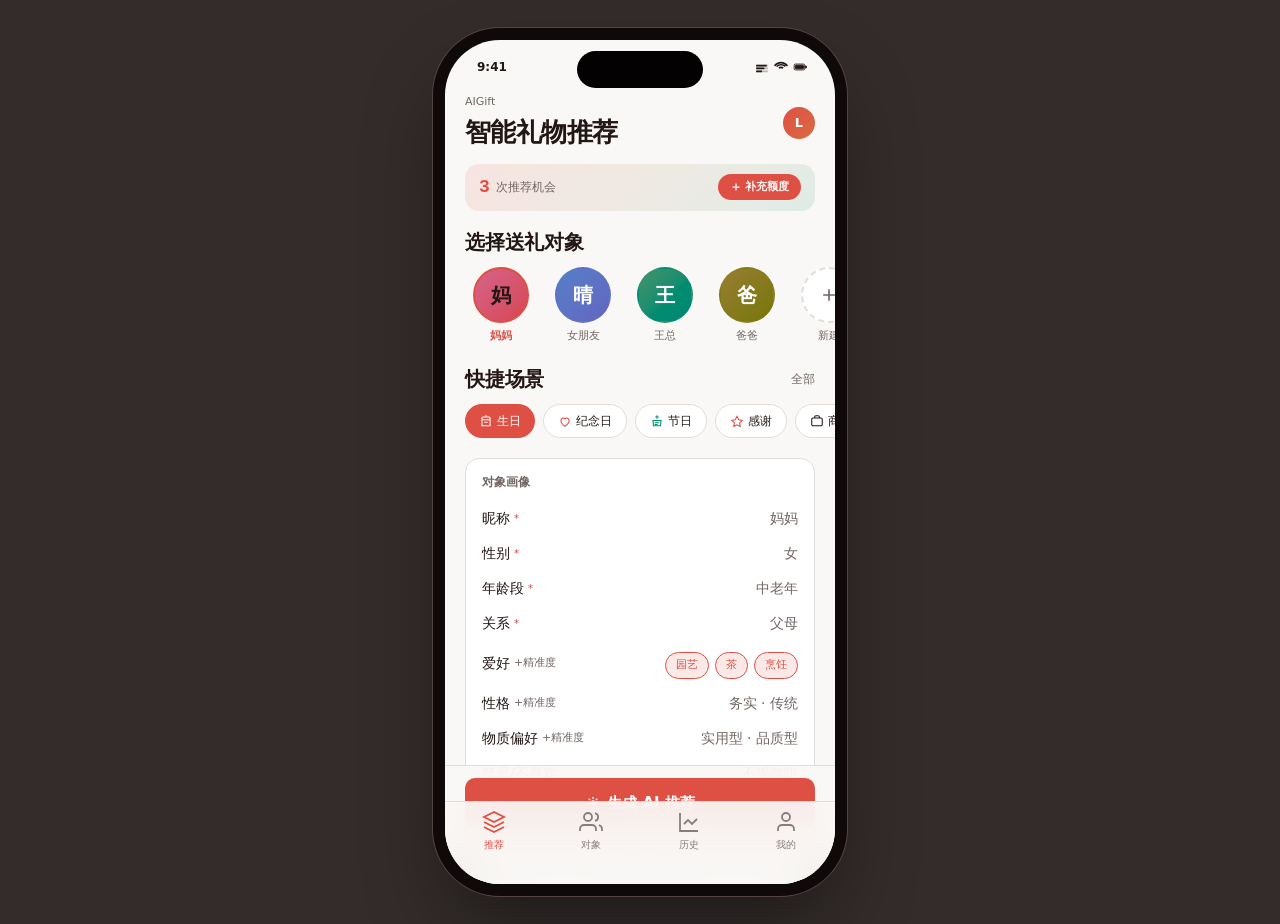
<file: aigift-prototype.html>
<!doctype html>
<html lang="zh-CN">
<head>
<meta charset="utf-8" />
<meta name="viewport" content="width=device-width, initial-scale=1" />
<title>AIGift · AI 礼物推荐小程序高保真原型</title>
<style>
/* ═══════════════════════════════════════════════════════════════════
   AIGift — AI 礼物推荐小程序高保真原型
   Design system: human-approachable (warm coral accent for gifting)
   ═══════════════════════════════════════════════════════════════════ */
:root {
  /* ── palette ── */
  --bg:        oklch(98% 0.004 60);
  --surface:   oklch(100% 0 0);
  --fg:        oklch(22% 0.02 30);
  --muted:     oklch(52% 0.016 30);
  --border:    oklch(90% 0.006 60);
  --accent:    oklch(62% 0.18 28);    /* warm coral */
  --accent-2:  oklch(58% 0.12 170);   /* teal — secondary domain accent */
  --warn:      oklch(62% 0.14 50);    /* amber for quota alerts */
  --success:   oklch(60% 0.14 150);
  --danger:    oklch(58% 0.16 25);

  --accent-soft:  color-mix(in oklch, var(--accent) 12%, transparent);
  --accent2-soft: color-mix(in oklch, var(--accent-2) 12%, transparent);
  --warn-soft:    color-mix(in oklch, var(--warn) 14%, transparent);
  --fg-soft:      color-mix(in oklch, var(--fg) 5%, transparent);

  /* ── type ── */
  --font-display: 'PingFang SC', 'Avenir Next', -apple-system, BlinkMacSystemFont, system-ui, sans-serif;
  --font-body:    -apple-system, BlinkMacSystemFont, 'PingFang SC', 'SF Pro Text', system-ui, sans-serif;
  --font-mono:    ui-monospace, 'JetBrains Mono', 'SF Mono', Menlo, monospace;

  /* ── scale ── */
  --fs-h1:    26px;
  --fs-h2:    20px;
  --fs-h3:    16px;
  --fs-lead:  15px;
  --fs-body:  14px;
  --fs-meta:  12px;
  --fs-mini:  11px;

  /* ── spacing ── */
  --gap-xs: 4px;
  --gap-sm: 8px;
  --gap-md: 12px;
  --gap-lg: 16px;
  --gap-xl: 24px;
  --gap-2xl: 32px;

  /* ── radius ── */
  --radius:     10px;
  --radius-lg:  14px;
  --radius-xl:  20px;

  /* ── phone dimensions ── */
  --phone-w: 390px;
  --phone-h: 844px;
}

/* ═══ reset ═══ */
*, *::before, *::after { box-sizing: border-box; }
html { -webkit-text-size-adjust: 100%; }
body {
  margin: 0;
  background: oklch(30% 0.01 30);
  color: var(--fg);
  font-family: var(--font-body);
  font-size: var(--fs-body);
  line-height: 1.5;
  -webkit-font-smoothing: antialiased;
  text-rendering: optimizeLegibility;
  display: flex;
  justify-content: center;
  align-items: flex-start;
  padding: 40px 20px;
  min-height: 100vh;
}
img, svg { display: block; max-width: 100%; }
button { font: inherit; cursor: pointer; border: none; background: none; color: inherit; }
input, textarea, select { font: inherit; }
p { margin: 0; text-wrap: pretty; }
h1,h2,h3,h4 { margin: 0; text-wrap: balance; }

/* ═══ phone frame ═══ */
.phone {
  width: var(--phone-w);
  height: var(--phone-h);
  background: var(--bg);
  border-radius: 55px;
  overflow: hidden;
  position: relative;
  box-shadow:
    0 0 0 12px oklch(15% 0.01 30),
    0 0 0 13px oklch(40% 0.02 30),
    0 40px 80px rgba(0,0,0,0.4);
  display: flex;
  flex-direction: column;
}

/* dynamic island */
.dynamic-island {
  position: absolute;
  top: 11px;
  left: 50%;
  transform: translateX(-50%);
  width: 126px;
  height: 37px;
  background: oklch(8% 0.01 30);
  border-radius: 20px;
  z-index: 100;
}

/* status bar */
.status-bar {
  height: 54px;
  flex-shrink: 0;
  display: flex;
  align-items: center;
  justify-content: space-between;
  padding: 0 28px 0 32px;
  font-size: var(--fs-meta);
  font-weight: 600;
  color: var(--fg);
  z-index: 10;
}
.status-bar-right { display: flex; align-items: center; gap: 5px; }
.status-bar svg { width: 14px; height: 14px; }

/* scrollable content area */
.app-content {
  flex: 1;
  overflow-y: auto;
  overflow-x: hidden;
  position: relative;
  scrollbar-width: none;
}
.app-content::-webkit-scrollbar { display: none; }

/* page system */
.page { display: none; padding-bottom: 90px; }
.page.active { display: block; }

/* ═══ top header ═══ */
.app-header {
  padding: 0 20px 12px;
  display: flex;
  align-items: center;
  justify-content: space-between;
}
.app-header h1 {
  font-size: var(--fs-h1);
  font-weight: 700;
  letter-spacing: -0.02em;
}
.app-header .header-avatar {
  width: 32px; height: 32px;
  border-radius: 50%;
  background: linear-gradient(135deg, var(--accent), oklch(65% 0.15 40));
  display: grid; place-items: center;
  font-size: 13px;
  color: white;
  font-weight: 600;
}

/* ═══ quota bar ═══ */
.quota-bar {
  margin: 0 20px 16px;
  padding: 10px 14px;
  background: linear-gradient(135deg, var(--accent-soft), var(--accent2-soft));
  border-radius: var(--radius-lg);
  display: flex;
  align-items: center;
  justify-content: space-between;
  gap: 8px;
}
.quota-info { display: flex; align-items: center; gap: 6px; font-size: var(--fs-meta); }
.quota-info .quota-num {
  font-family: var(--font-mono);
  font-size: 18px;
  font-weight: 700;
  color: var(--accent);
}
.quota-info .quota-label { color: var(--muted); }
.quota-bar .btn-replenish {
  padding: 5px 12px;
  background: var(--accent);
  color: white;
  border-radius: 999px;
  font-size: var(--fs-mini);
  font-weight: 600;
  white-space: nowrap;
  display: flex;
  align-items: center;
  gap: 3px;
}

/* ═══ section title ═══ */
.section-title {
  padding: 0 20px;
  margin-bottom: 10px;
  display: flex;
  align-items: center;
  justify-content: space-between;
}
.section-title h2 {
  font-size: var(--fs-h2);
  font-weight: 700;
  letter-spacing: -0.01em;
}
.section-title .link-more {
  font-size: var(--fs-meta);
  color: var(--muted);
  display: flex;
  align-items: center;
  gap: 2px;
}

/* ═══ recipient horizontal scroll ═══ */
.recipient-scroll {
  display: flex;
  gap: 10px;
  padding: 0 20px;
  overflow-x: auto;
  scrollbar-width: none;
  margin-bottom: 20px;
}
.recipient-scroll::-webkit-scrollbar { display: none; }
.recipient-chip {
  flex-shrink: 0;
  width: 72px;
  display: flex;
  flex-direction: column;
  align-items: center;
  gap: 5px;
  cursor: pointer;
}
.recipient-avatar {
  width: 56px; height: 56px;
  border-radius: 50%;
  display: grid; place-items: center;
  font-size: 20px;
  font-weight: 600;
  border: 2px solid transparent;
  transition: border-color 0.15s;
}
.recipient-chip.selected .recipient-avatar {
  border-color: var(--accent);
}
.recipient-chip .recipient-name {
  font-size: var(--fs-mini);
  color: var(--muted);
  max-width: 68px;
  overflow: hidden;
  text-overflow: ellipsis;
  white-space: nowrap;
}
.recipient-chip.selected .recipient-name { color: var(--accent); font-weight: 600; }
.recipient-add .recipient-avatar {
  background: var(--surface);
  border: 2px dashed var(--border);
  color: var(--muted);
  display: grid;
  place-items: center;
}

/* ═══ scenario templates ═══ */
.template-scroll {
  display: flex;
  gap: 8px;
  padding: 0 20px;
  overflow-x: auto;
  scrollbar-width: none;
  margin-bottom: 20px;
}
.template-scroll::-webkit-scrollbar { display: none; }
.template-chip {
  flex-shrink: 0;
  padding: 7px 14px;
  border-radius: 999px;
  font-size: var(--fs-meta);
  font-weight: 500;
  white-space: nowrap;
  display: flex;
  align-items: center;
  gap: 4px;
  cursor: pointer;
  transition: all 0.15s;
}
.template-chip .tpl-icon {
  width: 14px; height: 14px;
  display: grid; place-items: center;
}
.template-chip .tpl-icon svg { width: 14px; height: 14px; }

/* ═══ form card ═══ */
.form-card {
  margin: 0 20px 16px;
  background: var(--surface);
  border: 1px solid var(--border);
  border-radius: var(--radius-lg);
  overflow: hidden;
}
.form-section {
  padding: 14px 16px;
  border-bottom: 1px solid var(--border);
}
.form-section:last-child { border-bottom: none; }
.form-section-title {
  font-size: var(--fs-meta);
  font-weight: 600;
  color: var(--muted);
  margin-bottom: 10px;
  display: flex;
  align-items: center;
  gap: 4px;
}
.form-row {
  display: flex;
  align-items: center;
  justify-content: space-between;
  padding: 7px 0;
  gap: 12px;
}
.form-label {
  font-size: var(--fs-body);
  color: var(--fg);
  display: flex;
  align-items: center;
  gap: 4px;
  flex-shrink: 0;
}
.form-label .req { color: var(--danger); font-size: 10px; }
.form-label .opt { color: var(--muted); font-size: var(--fs-mini); }
.form-value {
  font-size: var(--fs-body);
  color: var(--muted);
  text-align: right;
  display: flex;
  align-items: center;
  gap: 4px;
}
.form-value.placeholder { color: oklch(70% 0.01 30); }
.form-value .arrow { width: 12px; height: 12px; opacity: 0.4; }

/* tag selector */
.tag-group {
  display: flex;
  flex-wrap: wrap;
  gap: 6px;
  padding-top: 4px;
}
.tag-item {
  padding: 4px 10px;
  border: 1px solid var(--border);
  border-radius: 999px;
  font-size: var(--fs-mini);
  color: var(--muted);
  cursor: pointer;
  transition: all 0.12s;
}
.tag-item.active {
  background: var(--accent-soft);
  border-color: var(--accent);
  color: var(--accent);
}

/* completeness bar */
.completeness {
  margin: 0 20px 16px;
  padding: 12px 16px;
  background: var(--surface);
  border-radius: var(--radius-lg);
  border: 1px solid var(--border);
}
.completeness-top {
  display: flex;
  align-items: center;
  justify-content: space-between;
  margin-bottom: 8px;
}
.completeness-label { font-size: var(--fs-meta); color: var(--muted); }
.completeness-value {
  font-family: var(--font-mono);
  font-size: var(--fs-h2);
  font-weight: 700;
  color: var(--accent);
}
.completeness-bar {
  height: 6px;
  background: var(--border);
  border-radius: 3px;
  overflow: hidden;
  margin-bottom: 8px;
}
.completeness-fill {
  height: 100%;
  border-radius: 3px;
  transition: width 0.3s ease, background 0.3s ease;
}
.completeness-hint {
  font-size: var(--fs-mini);
  color: var(--muted);
  display: flex;
  align-items: center;
  gap: 4px;
}
.completeness-badge {
  display: inline-flex;
  align-items: center;
  gap: 3px;
  padding: 2px 8px;
  border-radius: 999px;
  font-size: var(--fs-mini);
  font-weight: 600;
}

/* ═══ bottom CTA ═══ */
.bottom-cta {
  position: absolute;
  bottom: 0; left: 0; right: 0;
  padding: 12px 20px 8px;
  background: color-mix(in oklch, var(--bg) 88%, transparent);
  backdrop-filter: blur(16px);
  border-top: 1px solid var(--border);
  z-index: 20;
}
.generate-btn {
  width: 100%;
  padding: 14px;
  border-radius: var(--radius);
  font-size: 15px;
  font-weight: 600;
  display: flex;
  align-items: center;
  justify-content: center;
  gap: 6px;
  transition: transform 0.05s ease;
}
.generate-btn:active { transform: scale(0.98); }
.generate-btn.active {
  background: var(--accent);
  color: white;
}
.generate-btn.disabled {
  background: var(--border);
  color: oklch(65% 0.01 30);
}
.generate-btn .sparkle { width: 16px; height: 16px; }
.banner-ad {
  margin-top: 6px;
  height: 42px;
  background: var(--fg-soft);
  border-radius: var(--radius);
  display: flex;
  align-items: center;
  justify-content: center;
  font-size: var(--fs-mini);
  color: oklch(65% 0.01 30);
  gap: 4px;
}
.banner-ad .ad-tag {
  font-family: var(--font-mono);
  font-size: 9px;
  padding: 1px 4px;
  border: 1px solid var(--border);
  border-radius: 3px;
}

/* ═══ tabbar ═══ */
.tabbar {
  position: absolute;
  bottom: 0; left: 0; right: 0;
  height: 83px;
  background: color-mix(in oklch, var(--bg) 92%, transparent);
  backdrop-filter: blur(20px);
  border-top: 1px solid var(--border);
  display: flex;
  padding-bottom: 24px;
  z-index: 50;
}
.tab-item {
  flex: 1;
  display: flex;
  flex-direction: column;
  align-items: center;
  justify-content: center;
  gap: 3px;
  color: oklch(60% 0.01 30);
  cursor: pointer;
  transition: color 0.15s;
}
.tab-item svg { width: 24px; height: 24px; }
.tab-item span { font-size: 10px; font-weight: 500; }
.tab-item.active { color: var(--accent); }

/* ═══ result page ═══ */
.result-header {
  padding: 8px 20px 12px;
  display: flex;
  align-items: center;
  gap: 8px;
}
.result-header .back-btn {
  width: 32px; height: 32px;
  display: grid; place-items: center;
  border-radius: 50%;
  background: var(--surface);
  border: 1px solid var(--border);
}
.result-header .back-btn svg { width: 16px; height: 16px; }
.result-header h1 { font-size: var(--fs-h2); font-weight: 700; }
.result-recipient-info {
  margin: 0 20px 16px;
  padding: 12px 14px;
  background: var(--accent2-soft);
  border-radius: var(--radius);
  display: flex;
  align-items: center;
  gap: 8px;
  font-size: var(--fs-meta);
}
.result-recipient-info .avatar-sm {
  width: 28px; height: 28px;
  border-radius: 50%;
  display: grid; place-items: center;
  font-size: 12px;
  font-weight: 600;
  color: white;
}
.result-recipient-info .info-text { flex: 1; }
.result-recipient-info .info-name { font-weight: 600; font-size: var(--fs-body); }
.result-recipient-info .info-meta { color: var(--muted); font-size: var(--fs-mini); }

/* gift card */
.gift-card {
  margin: 0 20px 12px;
  background: var(--surface);
  border: 1px solid var(--border);
  border-radius: var(--radius-lg);
  padding: 16px;
  position: relative;
  overflow: hidden;
}
.gift-card-header {
  display: flex;
  align-items: flex-start;
  justify-content: space-between;
  margin-bottom: 8px;
  gap: 8px;
}
.gift-name { font-size: var(--fs-h3); font-weight: 600; line-height: 1.3; }
.gift-match {
  flex-shrink: 0;
  padding: 3px 8px;
  border-radius: 999px;
  font-size: var(--fs-mini);
  font-weight: 700;
  font-family: var(--font-mono);
}
.gift-match.high { background: color-mix(in oklch, var(--success) 15%, transparent); color: var(--success); }
.gift-match.mid  { background: var(--warn-soft); color: var(--warn); }
.gift-reason {
  font-size: var(--fs-meta);
  color: var(--muted);
  line-height: 1.5;
  margin-bottom: 10px;
}
.gift-tags {
  display: flex;
  flex-wrap: wrap;
  gap: 4px;
  margin-bottom: 10px;
}
.gift-tag {
  padding: 2px 8px;
  background: var(--fg-soft);
  border-radius: 999px;
  font-size: 10px;
  color: var(--muted);
}
.gift-meta {
  display: flex;
  align-items: center;
  gap: 12px;
  padding-top: 10px;
  border-top: 1px solid var(--border);
  margin-bottom: 10px;
}
.gift-meta-item { display: flex; align-items: center; gap: 3px; font-size: var(--fs-mini); color: var(--muted); }
.gift-meta-item svg { width: 12px; height: 12px; }
.gift-meta-item .price { font-family: var(--font-mono); font-weight: 600; color: var(--fg); }
.gift-actions {
  display: flex;
  gap: 8px;
}
.gift-action-btn {
  flex: 1;
  padding: 8px;
  border-radius: var(--radius);
  font-size: var(--fs-mini);
  font-weight: 600;
  display: flex;
  align-items: center;
  justify-content: center;
  gap: 4px;
  transition: all 0.12s;
}
.gift-action-btn svg { width: 14px; height: 14px; }
.gift-action-accept { background: var(--accent-soft); color: var(--accent); }
.gift-action-accept.acted { background: var(--accent); color: white; }
.gift-action-reject { background: var(--fg-soft); color: var(--muted); }
.gift-action-reject.acted { background: oklch(55% 0.01 30); color: white; }
.gift-action-fav { width: 36px; flex: none; background: var(--fg-soft); display: grid; place-items: center; }
.gift-action-fav.acted { color: var(--warn); }
.gift-action-fav.acted svg { fill: var(--warn); }

.result-footer {
  position: absolute;
  bottom: 0; left: 0; right: 0;
  padding: 12px 20px 8px;
  background: color-mix(in oklch, var(--bg) 88%, transparent);
  backdrop-filter: blur(16px);
  border-top: 1px solid var(--border);
  z-index: 20;
  display: flex;
  gap: 8px;
}
.result-footer-btn {
  flex: 1;
  padding: 11px;
  border-radius: var(--radius);
  font-size: var(--fs-body);
  font-weight: 600;
  display: flex;
  align-items: center;
  justify-content: center;
  gap: 4px;
}
.result-footer-btn svg { width: 16px; height: 16px; }
.btn-refresh { background: var(--surface); border: 1px solid var(--border); color: var(--fg); }
.btn-share { background: var(--accent-2); color: white; }

/* ═══ recipients page ═══ */
.recipient-card {
  margin: 0 20px 12px;
  background: var(--surface);
  border: 1px solid var(--border);
  border-radius: var(--radius-lg);
  padding: 14px 16px;
  display: flex;
  align-items: center;
  gap: 12px;
  cursor: pointer;
  transition: border-color 0.12s;
}
.recipient-card:active { border-color: var(--accent); }
.recipient-card-avatar {
  width: 48px; height: 48px;
  border-radius: 50%;
  display: grid; place-items: center;
  font-size: 18px;
  font-weight: 600;
  color: white;
  flex-shrink: 0;
}
.recipient-card-info { flex: 1; min-width: 0; }
.recipient-card-name {
  font-size: var(--fs-body);
  font-weight: 600;
  margin-bottom: 2px;
}
.recipient-card-meta {
  font-size: var(--fs-mini);
  color: var(--muted);
  display: flex;
  align-items: center;
  gap: 6px;
}
.recipient-card-meta .dot { width: 3px; height: 3px; border-radius: 50%; background: var(--muted); }
.recipient-card-arrow { color: oklch(70% 0.01 30); }
.recipient-card-arrow svg { width: 14px; height: 14px; }

.recipient-card-badge {
  padding: 2px 6px;
  border-radius: 4px;
  font-size: 9px;
  font-weight: 600;
  font-family: var(--font-mono);
}

/* add new recipient */
.add-recipient-btn {
  margin: 0 20px;
  padding: 14px;
  border: 2px dashed var(--border);
  border-radius: var(--radius-lg);
  display: flex;
  align-items: center;
  justify-content: center;
  gap: 6px;
  font-size: var(--fs-body);
  font-weight: 600;
  color: var(--accent);
  width: calc(100% - 40px);
}

/* ═══ history page ═══ */
.history-group { margin-bottom: 20px; }
.history-group-header {
  padding: 0 20px 8px;
  display: flex;
  align-items: center;
  gap: 8px;
}
.history-group-header .avatar-xs {
  width: 24px; height: 24px;
  border-radius: 50%;
  display: grid; place-items: center;
  font-size: 10px;
  font-weight: 600;
  color: white;
}
.history-group-header h3 { font-size: var(--fs-body); font-weight: 600; }
.history-group-header .date { font-size: var(--fs-mini); color: var(--muted); margin-left: auto; }

.history-card {
  margin: 0 20px 8px;
  background: var(--surface);
  border: 1px solid var(--border);
  border-radius: var(--radius);
  padding: 12px 14px;
}
.history-card-top {
  display: flex;
  align-items: center;
  justify-content: space-between;
  margin-bottom: 6px;
}
.history-card-occasion {
  font-size: var(--fs-meta);
  font-weight: 600;
  display: flex;
  align-items: center;
  gap: 4px;
}
.history-card-stats {
  font-size: var(--fs-mini);
  color: var(--muted);
  font-family: var(--font-mono);
}
.history-gifts {
  display: flex;
  flex-wrap: wrap;
  gap: 4px;
  margin-bottom: 6px;
}
.history-gift-chip {
  padding: 2px 8px;
  border-radius: 6px;
  font-size: 10px;
}
.history-gift-chip.accepted { background: color-mix(in oklch, var(--success) 12%, transparent); color: var(--success); }
.history-gift-chip.rejected { background: var(--fg-soft); color: var(--muted); text-decoration: line-through; }
.history-gift-chip.pending { background: var(--warn-soft); color: var(--warn); }
.history-card-bottom {
  display: flex;
  align-items: center;
  justify-content: space-between;
  padding-top: 6px;
  border-top: 1px solid var(--border);
}
.history-card-time { font-size: 10px; color: var(--muted); }
.history-card-reuse {
  font-size: var(--fs-mini);
  color: var(--accent);
  font-weight: 600;
  display: flex;
  align-items: center;
  gap: 2px;
}

/* ═══ profile page ═══ */
.profile-header {
  padding: 0 20px 20px;
  display: flex;
  align-items: center;
  gap: 14px;
}
.profile-avatar {
  width: 64px; height: 64px;
  border-radius: 50%;
  background: linear-gradient(135deg, var(--accent), oklch(65% 0.15 40));
  display: grid; place-items: center;
  font-size: 24px;
  color: white;
  font-weight: 600;
}
.profile-name { font-size: var(--fs-h2); font-weight: 700; }
.profile-id { font-size: var(--fs-mini); color: var(--muted); font-family: var(--font-mono); }

/* quota card */
.quota-card {
  margin: 0 20px 20px;
  background: linear-gradient(135deg, var(--accent), oklch(58% 0.16 20));
  border-radius: var(--radius-xl);
  padding: 20px;
  color: white;
}
.quota-card-top { display: flex; align-items: baseline; gap: 6px; margin-bottom: 12px; }
.quota-card-num { font-size: 36px; font-weight: 800; font-family: var(--font-mono); line-height: 1; }
.quota-card-unit { font-size: var(--fs-body); opacity: 0.8; }
.quota-card-label { font-size: var(--fs-meta); opacity: 0.8; }
.quota-card-actions { display: flex; gap: 8px; }
.quota-card-btn {
  flex: 1;
  padding: 8px;
  border-radius: var(--radius);
  background: rgba(255,255,255,0.2);
  backdrop-filter: blur(8px);
  font-size: var(--fs-mini);
  font-weight: 600;
  display: flex;
  align-items: center;
  justify-content: center;
  gap: 4px;
  color: white;
}
.quota-card-btn svg { width: 14px; height: 14px; }

/* profile menu */
.profile-menu {
  margin: 0 20px;
  background: var(--surface);
  border: 1px solid var(--border);
  border-radius: var(--radius-lg);
  overflow: hidden;
}
.menu-item {
  padding: 13px 16px;
  display: flex;
  align-items: center;
  gap: 12px;
  border-bottom: 1px solid var(--border);
  cursor: pointer;
}
.menu-item:last-child { border-bottom: none; }
.menu-item:active { background: var(--fg-soft); }
.menu-item-icon {
  width: 28px; height: 28px;
  border-radius: 8px;
  display: grid; place-items: center;
  flex-shrink: 0;
}
.menu-item-icon svg { width: 16px; height: 16px; }
.menu-item-label { flex: 1; font-size: var(--fs-body); }
.menu-item-value { font-size: var(--fs-meta); color: var(--muted); }
.menu-item-arrow svg { width: 14px; height: 14px; color: oklch(70% 0.01 30); }

/* reminder card */
.reminder-item {
  display: flex;
  align-items: center;
  gap: 10px;
  padding: 10px 0;
  border-bottom: 1px solid var(--border);
}
.reminder-item:last-child { border-bottom: none; }
.reminder-date {
  width: 44px; height: 44px;
  border-radius: 10px;
  display: flex;
  flex-direction: column;
  align-items: center;
  justify-content: center;
  flex-shrink: 0;
}
.reminder-date .day { font-size: var(--fs-h3); font-weight: 700; font-family: var(--font-mono); line-height: 1; }
.reminder-date .month { font-size: 9px; }
.reminder-info { flex: 1; }
.reminder-name { font-size: var(--fs-body); font-weight: 500; }
.reminder-occasion { font-size: var(--fs-mini); color: var(--muted); }
.reminder-countdown {
  font-size: var(--fs-mini);
  font-weight: 600;
  padding: 2px 8px;
  border-radius: 999px;
}

/* ═══ modal ═══ */
.modal-overlay {
  position: absolute;
  inset: 0;
  background: rgba(0,0,0,0.5);
  z-index: 200;
  display: none;
  align-items: flex-end;
  justify-content: center;
}
.modal-overlay.show { display: flex; }
.modal-sheet {
  width: 100%;
  background: var(--bg);
  border-radius: var(--radius-xl) var(--radius-xl) 0 0;
  padding: 20px 20px 40px;
  max-height: 80%;
  overflow-y: auto;
  animation: slideUp 0.25s ease;
}
@keyframes slideUp {
  from { transform: translateY(100%); }
  to { transform: translateY(0); }
}
.modal-handle {
  width: 36px; height: 4px;
  background: var(--border);
  border-radius: 2px;
  margin: 0 auto 16px;
}
.modal-title { font-size: var(--fs-h2); font-weight: 700; text-align: center; margin-bottom: 6px; }
.modal-sub { font-size: var(--fs-meta); color: var(--muted); text-align: center; margin-bottom: 20px; }

.quota-option {
  display: flex;
  align-items: center;
  gap: 12px;
  padding: 14px 16px;
  background: var(--surface);
  border: 1px solid var(--border);
  border-radius: var(--radius-lg);
  margin-bottom: 10px;
  cursor: pointer;
  transition: border-color 0.12s;
}
.quota-option:active { border-color: var(--accent); }
.quota-option-icon {
  width: 40px; height: 40px;
  border-radius: 10px;
  display: grid; place-items: center;
  flex-shrink: 0;
}
.quota-option-icon svg { width: 20px; height: 20px; }
.quota-option-info { flex: 1; }
.quota-option-title { font-size: var(--fs-body); font-weight: 600; }
.quota-option-desc { font-size: var(--fs-mini); color: var(--muted); }
.quota-option-amount {
  font-family: var(--font-mono);
  font-size: var(--fs-h3);
  font-weight: 700;
}

/* ═══ loading ═══ */
.loading-overlay {
  position: absolute;
  inset: 0;
  background: rgba(255,255,255,0.95);
  backdrop-filter: blur(8px);
  z-index: 300;
  display: none;
  flex-direction: column;
  align-items: center;
  justify-content: center;
  gap: 16px;
}
.loading-overlay.show { display: flex; }
.loading-icon {
  width: 56px; height: 56px;
  border-radius: 50%;
  border: 3px solid var(--border);
  border-top-color: var(--accent);
  animation: spin 0.8s linear infinite;
}
@keyframes spin { to { transform: rotate(360deg); } }
.loading-text { font-size: var(--fs-body); color: var(--muted); text-align: center; }
.loading-dots { font-family: var(--font-mono); font-size: var(--fs-meta); color: var(--accent); }

/* ═══ toast ═══ */
.toast {
  position: absolute;
  top: 70px;
  left: 50%;
  transform: translateX(-50%) translateY(-20px);
  background: oklch(20% 0.02 30);
  color: white;
  padding: 10px 20px;
  border-radius: 999px;
  font-size: var(--fs-meta);
  font-weight: 500;
  z-index: 400;
  opacity: 0;
  transition: all 0.25s;
  pointer-events: none;
  white-space: nowrap;
}
.toast.show { opacity: 1; transform: translateX(-50%) translateY(0); }

/* ═══ recipient edit page ═══ */
.edit-page { padding-bottom: 90px; }
.edit-section {
  margin: 0 20px 12px;
  background: var(--surface);
  border: 1px solid var(--border);
  border-radius: var(--radius-lg);
  overflow: hidden;
}
.edit-section-header {
  padding: 12px 16px 8px;
  font-size: var(--fs-meta);
  font-weight: 600;
  color: var(--muted);
}
.edit-row {
  padding: 10px 16px;
  display: flex;
  align-items: center;
  justify-content: space-between;
  border-top: 1px solid var(--border);
  gap: 12px;
}
.edit-row:first-of-type { border-top: none; }
.edit-label { font-size: var(--fs-body); flex-shrink: 0; display: flex; align-items: center; gap: 4px; }
.edit-label .req { color: var(--danger); }
.edit-input {
  flex: 1;
  text-align: right;
  border: none;
  background: none;
  font-size: var(--fs-body);
  color: var(--fg);
  outline: none;
}
.edit-input::placeholder { color: oklch(70% 0.01 30); }

/* select pills */
.pill-select {
  display: flex;
  flex-wrap: wrap;
  gap: 6px;
  padding: 8px 16px 12px;
}
.pill-option {
  padding: 5px 12px;
  border: 1px solid var(--border);
  border-radius: 999px;
  font-size: var(--fs-mini);
  color: var(--muted);
  cursor: pointer;
}
.pill-option.active {
  background: var(--accent-soft);
  border-color: var(--accent);
  color: var(--accent);
}

.save-bar {
  position: absolute;
  bottom: 0; left: 0; right: 0;
  padding: 12px 20px 28px;
  background: color-mix(in oklch, var(--bg) 88%, transparent);
  backdrop-filter: blur(16px);
  border-top: 1px solid var(--border);
  z-index: 20;
}
.save-btn {
  width: 100%;
  padding: 14px;
  border-radius: var(--radius);
  background: var(--accent);
  color: white;
  font-size: 15px;
  font-weight: 600;
}

/* animation */
.fade-in { animation: fadeIn 0.3s ease; }
@keyframes fadeIn { from { opacity: 0; transform: translateY(8px); } to { opacity: 1; transform: translateY(0); } }

</style>
</head>
<body>

<div class="phone" id="phone">
  <div class="dynamic-island"></div>

  <!-- status bar -->
  <div class="status-bar">
    <span>9:41</span>
    <div class="status-bar-right">
      <svg viewBox="0 0 24 24" fill="currentColor"><path d="M2 8h20v3H2zm0 5h20v3H2zm0 5h20v3H2z" opacity=".3"/><path d="M2 8h18v3H2zm0 5h14v3H2zm0 5h10v3H2z"/></svg>
      <svg viewBox="0 0 24 24" fill="currentColor"><path d="M12 3C7 3 2.7 5.3 0 9l2 2c2.5-3 6-5 10-5s7.5 2 10 5l2-2c-2.7-3.7-7-6-12-6zm0 4c-3.3 0-6.3 1.4-8.5 3.5L5.5 12C7.3 10.4 9.5 9.5 12 9.5s4.7.9 6.5 2.5l2-2.5C18.3 8.4 15.3 7 12 7zm0 4c-1.8 0-3.4.7-4.6 1.8L9.4 15c.7-.6 1.6-1 2.6-1s1.9.4 2.6 1l2-2.2C15.4 11.7 13.8 11 12 11z"/></svg>
      <svg viewBox="0 0 24 24" fill="none" stroke="currentColor" stroke-width="1.5"><rect x="2" y="7" width="18" height="10" rx="2"/><rect x="4" y="9" width="14" height="6" rx="1" fill="currentColor"/><rect x="21" y="10" width="2" height="4" rx="1" fill="currentColor"/></svg>
    </div>
  </div>

  <!-- ═══════════════════════════════════════════════════════════════
       PAGE: RECOMMEND (推荐首页)
       ═══════════════════════════════════════════════════════════════ -->
  <div class="app-content">
  <div class="page active" id="page-recommend" data-od-id="page-recommend">

    <!-- header -->
    <div class="app-header">
      <div>
        <p style="font-size:11px;color:var(--muted);margin-bottom:2px;">AIGift</p>
        <h1>智能礼物推荐</h1>
      </div>
      <div class="header-avatar" onclick="switchTab('profile')">L</div>
    </div>

    <!-- quota bar -->
    <div class="quota-bar" data-od-id="quota-bar">
      <div class="quota-info">
        <span class="quota-num num" id="quota-num">3</span>
        <span class="quota-label">次推荐机会</span>
      </div>
      <button class="btn-replenish" onclick="showQuotaModal()">
        <svg width="12" height="12" viewBox="0 0 24 24" fill="none" stroke="currentColor" stroke-width="2.5"><path d="M12 5v14M5 12h14"/></svg>
        补充额度
      </button>
    </div>

    <!-- recipient select -->
    <div class="section-title">
      <h2>选择送礼对象</h2>
    </div>
    <div class="recipient-scroll" data-od-id="recipient-select">
      <div class="recipient-chip selected" onclick="selectRecipient(this)">
        <div class="recipient-avatar" style="background:linear-gradient(135deg,oklch(65% 0.15 0),oklch(60% 0.18 20));">妈</div>
        <span class="recipient-name">妈妈</span>
      </div>
      <div class="recipient-chip" onclick="selectRecipient(this)">
        <div class="recipient-avatar" style="background:linear-gradient(135deg,oklch(60% 0.12 260),oklch(55% 0.14 280));color:white;">晴</div>
        <span class="recipient-name">女朋友</span>
      </div>
      <div class="recipient-chip" onclick="selectRecipient(this)">
        <div class="recipient-avatar" style="background:linear-gradient(135deg,oklch(60% 0.1 160),oklch(55% 0.12 180));color:white;">王</div>
        <span class="recipient-name">王总</span>
      </div>
      <div class="recipient-chip" onclick="selectRecipient(this)">
        <div class="recipient-avatar" style="background:linear-gradient(135deg,oklch(60% 0.1 90),oklch(55% 0.12 110));color:white;">爸</div>
        <span class="recipient-name">爸爸</span>
      </div>
      <div class="recipient-chip recipient-add" onclick="switchTab('recipients')">
        <div class="recipient-avatar">
          <svg width="20" height="20" viewBox="0 0 24 24" fill="none" stroke="currentColor" stroke-width="2"><path d="M12 5v14M5 12h14"/></svg>
        </div>
        <span class="recipient-name">新建</span>
      </div>
    </div>

    <!-- scenario templates -->
    <div class="section-title">
      <h2>快捷场景</h2>
      <span class="link-more" onclick="showToast('更多场景模板开发中')">全部</span>
    </div>
    <div class="template-scroll" data-od-id="scenario-templates">
      <div class="template-chip" style="background:oklch(62% 0.18 28);color:white;" onclick="applyTemplate(this,'birthday')">
        <span class="tpl-icon"><svg viewBox="0 0 24 24" fill="none" stroke="currentColor" stroke-width="1.8"><path d="M5 10h14v10H5zM5 10V7a2 2 0 012-2h10a2 2 0 012 2v3M12 2v3M9 14h6"/></svg></span>
        生日
      </div>
      <div class="template-chip" style="background:var(--surface);border:1px solid var(--border);color:var(--fg);" onclick="applyTemplate(this,'anniversary')">
        <span class="tpl-icon"><svg viewBox="0 0 24 24" fill="none" stroke="var(--accent)" stroke-width="1.8"><path d="M12 21s-7-4.5-7-10a4 4 0 017-2.6A4 4 0 0119 11c0 5.5-7 10-7 10z"/></svg></span>
        纪念日
      </div>
      <div class="template-chip" style="background:var(--surface);border:1px solid var(--border);color:var(--fg);" onclick="applyTemplate(this,'festival')">
        <span class="tpl-icon"><svg viewBox="0 0 24 24" fill="none" stroke="var(--accent-2)" stroke-width="1.8"><path d="M12 2v6M9 5h6M5 11h14l-1 9H6zM8 15h8M8 18h5"/></svg></span>
        节日
      </div>
      <div class="template-chip" style="background:var(--surface);border:1px solid var(--border);color:var(--fg);" onclick="applyTemplate(this,'thanks')">
        <span class="tpl-icon"><svg viewBox="0 0 24 24" fill="none" stroke="var(--accent)" stroke-width="1.8"><path d="M12 4l3 6 6 .9-4.5 4.3 1 6.3-5.5-3-5.5 3 1-6.3L3 10.9 9 10z"/></svg></span>
        感谢
      </div>
      <div class="template-chip" style="background:var(--surface);border:1px solid var(--border);color:var(--fg);" onclick="applyTemplate(this,'business')">
        <span class="tpl-icon"><svg viewBox="0 0 24 24" fill="none" stroke="var(--fg)" stroke-width="1.8"><rect x="3" y="7" width="18" height="13" rx="2"/><path d="M8 7V5a2 2 0 012-2h4a2 2 0 012 2v2"/></svg></span>
        商务
      </div>
      <div class="template-chip" style="background:var(--surface);border:1px solid var(--border);color:var(--fg);" onclick="applyTemplate(this,'visit')">
        <span class="tpl-icon"><svg viewBox="0 0 24 24" fill="none" stroke="var(--accent-2)" stroke-width="1.8"><path d="M3 12l9-8 9 8M5 10v10h14V10"/></svg></span>
        探望
      </div>
    </div>

    <!-- form: object profile -->
    <div class="form-card" data-od-id="form-profile">
      <div class="form-section">
        <div class="form-section-title">对象画像</div>
        <div class="form-row">
          <span class="form-label">昵称 <span class="req">*</span></span>
          <span class="form-value">妈妈</span>
        </div>
        <div class="form-row">
          <span class="form-label">性别 <span class="req">*</span></span>
          <span class="form-value">女</span>
        </div>
        <div class="form-row">
          <span class="form-label">年龄段 <span class="req">*</span></span>
          <span class="form-value">中老年</span>
        </div>
        <div class="form-row">
          <span class="form-label">关系 <span class="req">*</span></span>
          <span class="form-value">父母</span>
        </div>
        <div class="form-row">
          <span class="form-label">爱好 <span class="opt">+精准度</span></span>
          <div class="tag-group" style="justify-content:flex-end;">
            <span class="tag-item active">园艺</span>
            <span class="tag-item active">茶</span>
            <span class="tag-item active">烹饪</span>
          </div>
        </div>
        <div class="form-row">
          <span class="form-label">性格 <span class="opt">+精准度</span></span>
          <span class="form-value">务实 · 传统</span>
        </div>
        <div class="form-row">
          <span class="form-label">物质偏好 <span class="opt">+精准度</span></span>
          <span class="form-value">实用型 · 品质型</span>
        </div>
        <div class="form-row">
          <span class="form-label" style="color:var(--danger);">禁忌/不喜欢</span>
          <span class="form-value" style="color:var(--danger);">不喝咖啡</span>
        </div>
      </div>
    </div>

    <!-- form: recommend params -->
    <div class="form-card" data-od-id="form-params">
      <div class="form-section">
        <div class="form-section-title">推荐参数</div>
        <div class="form-row">
          <span class="form-label">送礼场合 <span class="req">*</span></span>
          <span class="form-value">生日</span>
        </div>
        <div class="form-row">
          <span class="form-label">预算区间 <span class="req">*</span></span>
          <span class="form-value" style="color:var(--accent);font-weight:600;">300-500 元</span>
        </div>
        <div class="form-row">
          <span class="form-label">送达方式</span>
          <span class="form-value">当面</span>
        </div>
        <div class="form-row">
          <span class="form-label">推荐条数</span>
          <span class="form-value">5 条</span>
        </div>
        <div class="form-row" style="flex-direction:column;align-items:flex-start;gap:6px;">
          <span class="form-label">个人想法 <span class="opt">+精准度</span></span>
          <span style="font-size:var(--fs-mini);color:var(--muted);line-height:1.5;">妈妈平时喜欢泡茶，最近说老茶壶该换了，想送个品质好的</span>
        </div>
      </div>
    </div>

    <!-- completeness -->
    <div class="completeness" data-od-id="completeness">
      <div class="completeness-top">
        <span class="completeness-label">推荐完整度</span>
        <span class="completeness-value num">72<span style="font-size:14px;">%</span></span>
      </div>
      <div class="completeness-bar">
        <div class="completeness-fill" style="width:72%;background:var(--accent);"></div>
      </div>
      <div style="display:flex;align-items:center;justify-content:space-between;">
        <span class="completeness-hint">
          <svg width="12" height="12" viewBox="0 0 24 24" fill="none" stroke="currentColor" stroke-width="2"><circle cx="12" cy="12" r="10"/><path d="M12 7v5l3 2"/></svg>
          再填写 2 项（职业、MBTI），准确度将显著提升
        </span>
        <span class="completeness-badge" style="background:var(--accent-soft);color:var(--accent);">
          <svg width="10" height="10" viewBox="0 0 24 24" fill="currentColor"><path d="M12 2l2.5 6.5L21 9l-5 4.5L17.5 21 12 17l-5.5 4L8 13.5 3 9l6.5-.5z"/></svg>
          精准推荐
        </span>
      </div>
    </div>

    <!-- bottom CTA -->
    <div class="bottom-cta">
      <button class="generate-btn active" onclick="generateRecommendations()">
        <svg class="sparkle" viewBox="0 0 24 24" fill="none" stroke="currentColor" stroke-width="2"><path d="M12 3v3M12 18v3M5.6 5.6l2.1 2.1M16.3 16.3l2.1 2.1M3 12h3M18 12h3M5.6 18.4l2.1-2.1M16.3 7.7l2.1-2.1"/><circle cx="12" cy="12" r="3" fill="currentColor"/></svg>
        生成 AI 推荐
      </button>
      <div class="banner-ad">
        <span class="ad-tag">AD</span>
        <span>广告位 · Banner</span>
      </div>
    </div>

  </div><!-- /page-recommend -->

  <!-- ═══════════════════════════════════════════════════════════════
       PAGE: RESULT (推荐结果)
       ═══════════════════════════════════════════════════════════════ -->
  <div class="page" id="page-result" data-od-id="page-result">
    <div class="result-header">
      <div class="back-btn" onclick="switchPage('page-recommend')">
        <svg viewBox="0 0 24 24" fill="none" stroke="currentColor" stroke-width="2"><path d="M15 18l-6-6 6-6"/></svg>
      </div>
      <h1>推荐结果</h1>
    </div>

    <div class="result-recipient-info">
      <div class="avatar-sm" style="background:linear-gradient(135deg,oklch(65% 0.15 0),oklch(60% 0.18 20));">妈</div>
      <div class="info-text">
        <div class="info-name">妈妈 · 生日礼物</div>
        <div class="info-meta">预算 300-500 元 · 当面送达 · 完整度 72%</div>
      </div>
      <span class="completeness-badge" style="background:var(--accent-soft);color:var(--accent);">精准</span>
    </div>

    <!-- gift cards (generated) -->
    <div id="gift-list">
      <div class="gift-card fade-in" data-od-id="gift-1">
        <div class="gift-card-header">
          <div class="gift-name">紫砂茶壶套装（宜兴原矿）</div>
          <div class="gift-match high">96分</div>
        </div>
        <p class="gift-reason">妈妈爱喝茶且偏好品质型礼物，紫砂壶兼具实用与收藏价值，传统风格契合她的审美。宜兴原矿泥料越用越润，象征岁月沉淀的母爱。</p>
        <div class="gift-tags">
          <span class="gift-tag">实用</span>
          <span class="gift-tag">品质型</span>
          <span class="gift-tag">传统</span>
          <span class="gift-tag">茶文化</span>
        </div>
        <div class="gift-meta">
          <div class="gift-meta-item">
            <svg viewBox="0 0 24 24" fill="none" stroke="currentColor" stroke-width="1.8"><path d="M12 1v22M17 5H9.5a3.5 3.5 0 100 7h5a3.5 3.5 0 110 7H6"/></svg>
            <span class="price">¥350-480</span>
          </div>
          <div class="gift-meta-item">
            <svg viewBox="0 0 24 24" fill="none" stroke="currentColor" stroke-width="1.8"><path d="M3 9l9-7 9 7v11a2 2 0 01-2 2H5a2 2 0 01-2-2z"/><path d="M9 22V12h6v10"/></svg>
            京东/线下茶城
          </div>
        </div>
        <div class="gift-actions">
          <button class="gift-action-btn gift-action-accept" onclick="giftFeedback(this,'accepted')">
            <svg viewBox="0 0 24 24" fill="none" stroke="currentColor" stroke-width="2"><path d="M20 6L9 17l-5-5"/></svg>
            采纳
          </button>
          <button class="gift-action-btn gift-action-reject" onclick="giftFeedback(this,'rejected')">
            <svg viewBox="0 0 24 24" fill="none" stroke="currentColor" stroke-width="2"><path d="M18 6L6 18M6 6l12 12"/></svg>
            不采纳
          </button>
          <button class="gift-action-btn gift-action-fav" onclick="giftFeedback(this,'favorited')">
            <svg viewBox="0 0 24 24" fill="none" stroke="currentColor" stroke-width="1.8"><path d="M12 21s-7-4.5-7-10a4 4 0 017-2.6A4 4 0 0119 11c0 5.5-7 10-7 10z"/></svg>
          </button>
        </div>
      </div>

      <div class="gift-card fade-in" data-od-id="gift-2">
        <div class="gift-card-header">
          <div class="gift-name">智能足浴盆（恒温按摩）</div>
          <div class="gift-match high">93分</div>
        </div>
        <p class="gift-reason">中老年群体足部护理需求高，这款恒温按摩足浴盆操作简单、安全防护完善，契合妈妈务实性格和居家生活方式，每天都能用得上。</p>
        <div class="gift-tags">
          <span class="gift-tag">实用</span>
          <span class="gift-tag">健康</span>
          <span class="gift-tag">居家</span>
        </div>
        <div class="gift-meta">
          <div class="gift-meta-item">
            <svg viewBox="0 0 24 24" fill="none" stroke="currentColor" stroke-width="1.8"><path d="M12 1v22M17 5H9.5a3.5 3.5 0 100 7h5a3.5 3.5 0 110 7H6"/></svg>
            <span class="price">¥299-449</span>
          </div>
          <div class="gift-meta-item">
            <svg viewBox="0 0 24 24" fill="none" stroke="currentColor" stroke-width="1.8"><path d="M3 9l9-7 9 7v11a2 2 0 01-2 2H5a2 2 0 01-2-2z"/><path d="M9 22V12h6v10"/></svg>
            京东/天猫
          </div>
        </div>
        <div class="gift-actions">
          <button class="gift-action-btn gift-action-accept" onclick="giftFeedback(this,'accepted')">
            <svg viewBox="0 0 24 24" fill="none" stroke="currentColor" stroke-width="2"><path d="M20 6L9 17l-5-5"/></svg>
            采纳
          </button>
          <button class="gift-action-btn gift-action-reject" onclick="giftFeedback(this,'rejected')">
            <svg viewBox="0 0 24 24" fill="none" stroke="currentColor" stroke-width="2"><path d="M18 6L6 18M6 6l12 12"/></svg>
            不采纳
          </button>
          <button class="gift-action-btn gift-action-fav" onclick="giftFeedback(this,'favorited')">
            <svg viewBox="0 0 24 24" fill="none" stroke="currentColor" stroke-width="1.8"><path d="M12 21s-7-4.5-7-10a4 4 0 017-2.6A4 4 0 0119 11c0 5.5-7 10-7 10z"/></svg>
          </button>
        </div>
      </div>

      <div class="gift-card fade-in" data-od-id="gift-3">
        <div class="gift-card-header">
          <div class="gift-name">高端园艺工具套装</div>
          <div class="gift-match high">91分</div>
        </div>
        <p class="gift-reason">妈妈爱好园艺，一套专业的不锈钢园艺工具（修枝剪、铲、耙等）既实用又体现心意。铝合金手柄轻便省力，适合日常阳台花园养护。</p>
        <div class="gift-tags">
          <span class="gift-tag">实用</span>
          <span class="gift-tag">园艺</span>
          <span class="gift-tag">爱好</span>
        </div>
        <div class="gift-meta">
          <div class="gift-meta-item">
            <svg viewBox="0 0 24 24" fill="none" stroke="currentColor" stroke-width="1.8"><path d="M12 1v22M17 5H9.5a3.5 3.5 0 100 7h5a3.5 3.5 0 110 7H6"/></svg>
            <span class="price">¥280-420</span>
          </div>
          <div class="gift-meta-item">
            <svg viewBox="0 0 24 24" fill="none" stroke="currentColor" stroke-width="1.8"><path d="M3 9l9-7 9 7v11a2 2 0 01-2 2H5a2 2 0 01-2-2z"/><path d="M9 22V12h6v10"/></svg>
            京东/淘宝
          </div>
        </div>
        <div class="gift-actions">
          <button class="gift-action-btn gift-action-accept" onclick="giftFeedback(this,'accepted')">
            <svg viewBox="0 0 24 24" fill="none" stroke="currentColor" stroke-width="2"><path d="M20 6L9 17l-5-5"/></svg>
            采纳
          </button>
          <button class="gift-action-btn gift-action-reject" onclick="giftFeedback(this,'rejected')">
            <svg viewBox="0 0 24 24" fill="none" stroke="currentColor" stroke-width="2"><path d="M18 6L6 18M6 6l12 12"/></svg>
            不采纳
          </button>
          <button class="gift-action-btn gift-action-fav" onclick="giftFeedback(this,'favorited')">
            <svg viewBox="0 0 24 24" fill="none" stroke="currentColor" stroke-width="1.8"><path d="M12 21s-7-4.5-7-10a4 4 0 017-2.6A4 4 0 0119 11c0 5.5-7 10-7 10z"/></svg>
          </button>
        </div>
      </div>

      <div class="gift-card fade-in" data-od-id="gift-4">
        <div class="gift-card-header">
          <div class="gift-name">真丝围巾礼盒</div>
          <div class="gift-match mid">87分</div>
        </div>
        <p class="gift-reason">桑蚕丝材质柔软亲肤，传统花纹契合妈妈审美。兼具实用性（日常搭配）和仪式感（精美包装），中老年女性普遍喜爱。</p>
        <div class="gift-tags">
          <span class="gift-tag">颜值型</span>
          <span class="gift-tag">品质型</span>
          <span class="gift-tag">穿搭</span>
        </div>
        <div class="gift-meta">
          <div class="gift-meta-item">
            <svg viewBox="0 0 24 24" fill="none" stroke="currentColor" stroke-width="1.8"><path d="M12 1v22M17 5H9.5a3.5 3.5 0 100 7h5a3.5 3.5 0 110 7H6"/></svg>
            <span class="price">¥320-460</span>
          </div>
          <div class="gift-meta-item">
            <svg viewBox="0 0 24 24" fill="none" stroke="currentColor" stroke-width="1.8"><path d="M3 9l9-7 9 7v11a2 2 0 01-2 2H5a2 2 0 01-2-2z"/><path d="M9 22V12h6v10"/></svg>
            京东/品牌官网
          </div>
        </div>
        <div class="gift-actions">
          <button class="gift-action-btn gift-action-accept" onclick="giftFeedback(this,'accepted')">
            <svg viewBox="0 0 24 24" fill="none" stroke="currentColor" stroke-width="2"><path d="M20 6L9 17l-5-5"/></svg>
            采纳
          </button>
          <button class="gift-action-btn gift-action-reject" onclick="giftFeedback(this,'rejected')">
            <svg viewBox="0 0 24 24" fill="none" stroke="currentColor" stroke-width="2"><path d="M18 6L6 18M6 6l12 12"/></svg>
            不采纳
          </button>
          <button class="gift-action-btn gift-action-fav" onclick="giftFeedback(this,'favorited')">
            <svg viewBox="0 0 24 24" fill="none" stroke="currentColor" stroke-width="1.8"><path d="M12 21s-7-4.5-7-10a4 4 0 017-2.6A4 4 0 0119 11c0 5.5-7 10-7 10z"/></svg>
          </button>
        </div>
      </div>

      <div class="gift-card fade-in" data-od-id="gift-5">
        <div class="gift-card-header">
          <div class="gift-name">高端燕窝礼盒</div>
          <div class="gift-match mid">84分</div>
        </div>
        <p class="gift-reason">天然燕窝滋补养颜，适合中老年女性日常调理。品牌礼盒装仪式感强，适合生日场景。注意选择有溯源认证的产品。</p>
        <div class="gift-tags">
          <span class="gift-tag">健康</span>
          <span class="gift-tag">仪式感</span>
          <span class="gift-tag">品牌型</span>
        </div>
        <div class="gift-meta">
          <div class="gift-meta-item">
            <svg viewBox="0 0 24 24" fill="none" stroke="currentColor" stroke-width="1.8"><path d="M12 1v22M17 5H9.5a3.5 3.5 0 100 7h5a3.5 3.5 0 110 7H6"/></svg>
            <span class="price">¥380-500</span>
          </div>
          <div class="gift-meta-item">
            <svg viewBox="0 0 24 24" fill="none" stroke="currentColor" stroke-width="1.8"><path d="M3 9l9-7 9 7v11a2 2 0 01-2 2H5a2 2 0 01-2-2z"/><path d="M9 22V12h6v10"/></svg>
            天猫/线下药房
          </div>
        </div>
        <div class="gift-actions">
          <button class="gift-action-btn gift-action-accept" onclick="giftFeedback(this,'accepted')">
            <svg viewBox="0 0 24 24" fill="none" stroke="currentColor" stroke-width="2"><path d="M20 6L9 17l-5-5"/></svg>
            采纳
          </button>
          <button class="gift-action-btn gift-action-reject" onclick="giftFeedback(this,'rejected')">
            <svg viewBox="0 0 24 24" fill="none" stroke="currentColor" stroke-width="2"><path d="M18 6L6 18M6 6l12 12"/></svg>
            不采纳
          </button>
          <button class="gift-action-btn gift-action-fav" onclick="giftFeedback(this,'favorited')">
            <svg viewBox="0 0 24 24" fill="none" stroke="currentColor" stroke-width="1.8"><path d="M12 21s-7-4.5-7-10a4 4 0 017-2.6A4 4 0 0119 11c0 5.5-7 10-7 10z"/></svg>
          </button>
        </div>
      </div>
    </div>

    <!-- result footer -->
    <div class="result-footer">
      <button class="result-footer-btn btn-refresh" onclick="regenerate()">
        <svg viewBox="0 0 24 24" fill="none" stroke="currentColor" stroke-width="1.8"><path d="M23 4v6h-6M1 20v-6h6"/><path d="M3.51 9A9 9 0 0118.36 5.64L23 10M1 14l4.64 4.36A9 9 0 0020.49 15"/></svg>
        换一批
      </button>
      <button class="result-footer-btn btn-share" onclick="showToast('分享卡片已生成 +2次额度')">
        <svg viewBox="0 0 24 24" fill="none" stroke="currentColor" stroke-width="1.8"><circle cx="18" cy="5" r="3"/><circle cx="6" cy="12" r="3"/><circle cx="18" cy="19" r="3"/><path d="M8.6 13.5l6.8 4M15.4 6.5l-6.8 4"/></svg>
        分享得次数
      </button>
    </div>
  </div><!-- /page-result -->

  <!-- ═══════════════════════════════════════════════════════════════
       PAGE: RECIPIENTS (对象列表)
       ═══════════════════════════════════════════════════════════════ -->
  <div class="page" id="page-recipients" data-od-id="page-recipients">
    <div class="app-header">
      <h1>送礼对象</h1>
      <div class="header-avatar" onclick="switchTab('profile')">L</div>
    </div>

    <div style="margin:0 20px 16px;">
      <div style="padding:10px 14px;background:var(--surface);border:1px solid var(--border);border-radius:var(--radius);display:flex;align-items:center;gap:8px;">
        <svg width="16" height="16" viewBox="0 0 24 24" fill="none" stroke="var(--muted)" stroke-width="2"><circle cx="11" cy="11" r="7"/><path d="M21 21l-4.3-4.3"/></svg>
        <input type="text" placeholder="搜索对象" style="border:none;background:none;outline:none;font-size:var(--fs-body);flex:1;" />
      </div>
    </div>

    <div class="section-title">
      <h2>共 4 位</h2>
      <span class="link-more">最近送礼</span>
    </div>

    <div class="recipient-card" onclick="switchTab('recipient-edit')">
      <div class="recipient-card-avatar" style="background:linear-gradient(135deg,oklch(65% 0.15 0),oklch(60% 0.18 20));">妈</div>
      <div class="recipient-card-info">
        <div class="recipient-card-name">妈妈</div>
        <div class="recipient-card-meta">
          <span>女 · 中老年</span>
          <span class="dot"></span>
          <span>父母</span>
          <span class="dot"></span>
          <span>3次推荐</span>
        </div>
      </div>
      <div style="display:flex;flex-direction:column;align-items:flex-end;gap:4px;">
        <span class="recipient-card-badge" style="background:var(--accent-soft);color:var(--accent);">精准</span>
        <span style="font-size:10px;color:var(--muted);">8月15日生日</span>
      </div>
    </div>

    <div class="recipient-card" onclick="showToast('编辑功能开发中')">
      <div class="recipient-card-avatar" style="background:linear-gradient(135deg,oklch(60% 0.12 260),oklch(55% 0.14 280));color:white;">晴</div>
      <div class="recipient-card-info">
        <div class="recipient-card-name">小晴（女朋友）</div>
        <div class="recipient-card-meta">
          <span>女 · 青年</span>
          <span class="dot"></span>
          <span>恋人</span>
          <span class="dot"></span>
          <span>5次推荐</span>
        </div>
      </div>
      <div style="display:flex;flex-direction:column;align-items:flex-end;gap:4px;">
        <span class="recipient-card-badge" style="background:color-mix(in oklch,var(--accent-2) 12%,transparent);color:var(--accent-2);">高精准</span>
        <span style="font-size:10px;color:var(--muted);">10月20日纪念日</span>
      </div>
    </div>

    <div class="recipient-card" onclick="showToast('编辑功能开发中')">
      <div class="recipient-card-avatar" style="background:linear-gradient(135deg,oklch(60% 0.1 160),oklch(55% 0.12 180));color:white;">王</div>
      <div class="recipient-card-info">
        <div class="recipient-card-name">王总（领导）</div>
        <div class="recipient-card-meta">
          <span>男 · 中年</span>
          <span class="dot"></span>
          <span>领导</span>
          <span class="dot"></span>
          <span>2次推荐</span>
        </div>
      </div>
      <div style="display:flex;flex-direction:column;align-items:flex-end;gap:4px;">
        <span class="recipient-card-badge" style="background:var(--fg-soft);color:var(--muted);">标准</span>
      </div>
    </div>

    <div class="recipient-card" onclick="showToast('编辑功能开发中')">
      <div class="recipient-card-avatar" style="background:linear-gradient(135deg,oklch(60% 0.1 90),oklch(55% 0.12 110));color:white;">爸</div>
      <div class="recipient-card-info">
        <div class="recipient-card-name">爸爸</div>
        <div class="recipient-card-meta">
          <span>男 · 中老年</span>
          <span class="dot"></span>
          <span>父母</span>
          <span class="dot"></span>
          <span>1次推荐</span>
        </div>
      </div>
      <div style="display:flex;flex-direction:column;align-items:flex-end;gap:4px;">
        <span class="recipient-card-badge" style="background:var(--accent-soft);color:var(--accent);">精准</span>
      </div>
    </div>

    <div style="height:12px;"></div>
    <button class="add-recipient-btn" onclick="switchTab('recipient-edit')">
      <svg width="18" height="18" viewBox="0 0 24 24" fill="none" stroke="currentColor" stroke-width="2"><path d="M12 5v14M5 12h14"/></svg>
      新建送礼对象
    </button>
  </div><!-- /page-recipients -->

  <!-- ═══════════════════════════════════════════════════════════════
       PAGE: RECIPIENT EDIT (对象编辑)
       ═══════════════════════════════════════════════════════════════ -->
  <div class="page" id="page-recipient-edit" data-od-id="page-recipient-edit">
    <div class="result-header">
      <div class="back-btn" onclick="switchTab('recipients')">
        <svg viewBox="0 0 24 24" fill="none" stroke="currentColor" stroke-width="2"><path d="M15 18l-6-6 6-6"/></svg>
      </div>
      <h1>编辑对象</h1>
    </div>

    <div class="edit-page">
    <!-- 基础信息 -->
    <div class="edit-section">
      <div class="edit-section-header">基础信息</div>
      <div class="edit-row">
        <span class="edit-label">昵称 <span class="req">*</span></span>
        <input class="edit-input" value="妈妈" placeholder="输入称呼" />
      </div>
      <div class="edit-row">
        <span class="edit-label">性别 <span class="req">*</span></span>
        <span class="form-value" style="color:var(--accent);">女</span>
      </div>
      <div class="edit-row">
        <span class="edit-label">年龄段 <span class="req">*</span></span>
        <span class="form-value">中老年</span>
      </div>
      <div class="edit-row">
        <span class="edit-label">具体年龄</span>
        <input class="edit-input" value="58" placeholder="选填" type="number" />
      </div>
      <div class="edit-row">
        <span class="edit-label">生日</span>
        <span class="form-value">8月15日</span>
      </div>
      <div class="edit-row">
        <span class="edit-label">星座</span>
        <span class="form-value placeholder">狮子座（自动推算）</span>
      </div>
      <div class="edit-row">
        <span class="edit-label">MBTI</span>
        <span class="form-value placeholder">选填</span>
      </div>
    </div>

    <!-- 关系 -->
    <div class="edit-section">
      <div class="edit-section-header">关系</div>
      <div class="edit-row">
        <span class="edit-label">关系类型 <span class="req">*</span></span>
        <span class="form-value">父母</span>
      </div>
      <div class="edit-row">
        <span class="edit-label">亲密程度</span>
        <span class="form-value">至亲</span>
      </div>
    </div>

    <!-- 身份 -->
    <div class="edit-section">
      <div class="edit-section-header">身份</div>
      <div class="edit-row">
        <span class="edit-label">职业/身份</span>
        <input class="edit-input" placeholder="选填，如退休教师" />
      </div>
      <div class="edit-row">
        <span class="edit-label">人生阶段</span>
        <span class="form-value placeholder">选填</span>
      </div>
    </div>

    <!-- 性格 -->
    <div class="edit-section">
      <div class="edit-section-header">性格标签</div>
      <div class="pill-select">
        <span class="pill-option">内向</span>
        <span class="pill-option">外向</span>
        <span class="pill-option">沉稳</span>
        <span class="pill-option">活泼</span>
        <span class="pill-option">浪漫</span>
        <span class="pill-option active">务实</span>
        <span class="pill-option">文艺</span>
        <span class="pill-option">极客</span>
        <span class="pill-option">宅</span>
        <span class="pill-option">感性</span>
        <span class="pill-option">理性</span>
        <span class="pill-option active">传统</span>
        <span class="pill-option">新潮</span>
        <span class="pill-option">简约</span>
        <span class="pill-option active">品质控</span>
        <span class="pill-option">爱惊喜</span>
      </div>
    </div>

    <!-- 兴趣 -->
    <div class="edit-section">
      <div class="edit-section-header">爱好标签</div>
      <div class="pill-select">
        <span class="pill-option">运动</span>
        <span class="pill-option">阅读</span>
        <span class="pill-option">音乐</span>
        <span class="pill-option">影视</span>
        <span class="pill-option">游戏</span>
        <span class="pill-option">旅行</span>
        <span class="pill-option">美食</span>
        <span class="pill-option active">烹饪</span>
        <span class="pill-option">摄影</span>
        <span class="pill-option active">园艺</span>
        <span class="pill-option">手工</span>
        <span class="pill-option">宠物</span>
        <span class="pill-option">数码</span>
        <span class="pill-option">美妆</span>
        <span class="pill-option active">茶酒</span>
        <span class="pill-option">户外</span>
        <span class="pill-option">二次元</span>
      </div>
    </div>

    <!-- 物质偏好 -->
    <div class="edit-section">
      <div class="edit-section-header">物质偏好</div>
      <div class="pill-select">
        <span class="pill-option active">实用型</span>
        <span class="pill-option">体验型</span>
        <span class="pill-option">仪式感</span>
        <span class="pill-option">收藏型</span>
        <span class="pill-option">颜值型</span>
        <span class="pill-option active">品牌型</span>
      </div>
    </div>

    <!-- 雷区 -->
    <div class="edit-section" style="border-color:color-mix(in oklch,var(--danger) 20%,var(--border));">
      <div class="edit-section-header" style="color:var(--danger);">
        <svg width="14" height="14" viewBox="0 0 24 24" fill="none" stroke="currentColor" stroke-width="1.8" style="display:inline;vertical-align:-2px;margin-right:4px;"><path d="M10.3 3.9L1.8 18a2 2 0 001.7 3h17a2 2 0 001.7-3L13.7 3.9a2 2 0 00-3.4 0zM12 9v4M12 17h.01"/></svg>
        禁忌/不喜欢（AI 强约束）
      </div>
      <div class="edit-row">
        <span class="edit-label">不吃/不用</span>
        <input class="edit-input" value="不喝咖啡" placeholder="如不吃辣" style="color:var(--danger);" />
      </div>
      <div class="edit-row">
        <span class="edit-label">颜色/数字忌讳</span>
        <input class="edit-input" placeholder="选填" />
      </div>
    </div>

    <!-- 重要日期 -->
    <div class="edit-section">
      <div class="edit-section-header">重要日期提醒</div>
      <div class="edit-row">
        <span class="edit-label">生日</span>
        <span class="form-value">
          <span style="color:var(--accent);">每年 8月15日</span>
          <svg width="12" height="12" viewBox="0 0 24 24" fill="none" stroke="currentColor" stroke-width="1.5" style="opacity:0.4;"><path d="M9 18l6-6-6-6"/></svg>
        </span>
      </div>
      <div class="edit-row">
        <span class="edit-label" style="color:var(--accent);">+ 添加日期</span>
      </div>
    </div>

    <div style="height:80px;"></div>

    <!-- save bar -->
    <div class="save-bar">
      <button class="save-btn" onclick="showToast('已保存');switchTab('recipients');">保存</button>
    </div>
    </div>
  </div><!-- /page-recipient-edit -->

  <!-- ═══════════════════════════════════════════════════════════════
       PAGE: HISTORY (历史)
       ═══════════════════════════════════════════════════════════════ -->
  <div class="page" id="page-history" data-od-id="page-history">
    <div class="app-header">
      <h1>推荐历史</h1>
      <svg width="20" height="20" viewBox="0 0 24 24" fill="none" stroke="currentColor" stroke-width="1.8" style="color:var(--muted);"><path d="M3 6h18M7 12h10M11 18h2"/></svg>
    </div>

    <!-- filter tabs -->
    <div style="display:flex;gap:8px;padding:0 20px 16px;">
      <span style="padding:5px 14px;background:var(--accent);color:white;border-radius:999px;font-size:var(--fs-mini);font-weight:600;">全部</span>
      <span style="padding:5px 14px;background:var(--surface);border:1px solid var(--border);border-radius:999px;font-size:var(--fs-mini);color:var(--muted);">已采纳</span>
      <span style="padding:5px 14px;background:var(--surface);border:1px solid var(--border);border-radius:999px;font-size:var(--fs-mini);color:var(--muted);">未采纳</span>
      <span style="padding:5px 14px;background:var(--surface);border:1px solid var(--border);border-radius:999px;font-size:var(--fs-mini);color:var(--muted);">收藏</span>
    </div>

    <!-- group: 妈妈 -->
    <div class="history-group">
      <div class="history-group-header">
        <div class="avatar-xs" style="background:linear-gradient(135deg,oklch(65% 0.15 0),oklch(60% 0.18 20));">妈</div>
        <h3>妈妈</h3>
        <span class="date">3 次推荐</span>
      </div>

      <div class="history-card">
        <div class="history-card-top">
          <span class="history-card-occasion">
            <svg width="14" height="14" viewBox="0 0 24 24" fill="none" stroke="var(--accent)" stroke-width="1.8"><path d="M5 10h14v10H5zM5 10V7a2 2 0 012-2h10a2 2 0 012 2v3M12 2v3"/></svg>
            生日 · 300-500元
          </span>
          <span class="history-card-stats">采纳 3/5</span>
        </div>
        <div class="history-gifts">
          <span class="history-gift-chip accepted">紫砂茶壶套装</span>
          <span class="history-gift-chip accepted">智能足浴盆</span>
          <span class="history-gift-chip accepted">园艺工具套装</span>
          <span class="history-gift-chip rejected">真丝围巾</span>
          <span class="history-gift-chip rejected">燕窝礼盒</span>
        </div>
        <div class="history-card-bottom">
          <span class="history-card-time">2026-08-01 09:32 · DeepSeek</span>
          <span class="history-card-reuse">
            <svg width="12" height="12" viewBox="0 0 24 24" fill="none" stroke="currentColor" stroke-width="2"><path d="M23 4v6h-6M1 20v-6h6"/><path d="M3.51 9A9 9 0 0118.36 5.64L23 10M1 14l4.64 4.36A9 9 0 0020.49 15"/></svg>
            基于此再推荐
          </span>
        </div>
      </div>

      <div class="history-card">
        <div class="history-card-top">
          <span class="history-card-occasion">
            <svg width="14" height="14" viewBox="0 0 24 24" fill="none" stroke="var(--accent-2)" stroke-width="1.8"><path d="M12 2v6M9 5h6M5 11h14l-1 9H6z"/></svg>
            母亲节 · 200-400元
          </span>
          <span class="history-card-stats">采纳 2/5</span>
        </div>
        <div class="history-gifts">
          <span class="history-gift-chip accepted">康乃馨花束</span>
          <span class="history-gift-chip accepted">按摩仪</span>
          <span class="history-gift-chip rejected">保健品</span>
          <span class="history-gift-chip pending">护肤套装</span>
        </div>
        <div class="history-card-bottom">
          <span class="history-card-time">2026-05-08 14:20 · DeepSeek</span>
          <span class="history-card-reuse">
            <svg width="12" height="12" viewBox="0 0 24 24" fill="none" stroke="currentColor" stroke-width="2"><path d="M23 4v6h-6M1 20v-6h6"/><path d="M3.51 9A9 9 0 0118.36 5.64L23 10M1 14l4.64 4.36A9 9 0 0020.49 15"/></svg>
            基于此再推荐
          </span>
        </div>
      </div>
    </div>

    <!-- group: 小晴 -->
    <div class="history-group">
      <div class="history-group-header">
        <div class="avatar-xs" style="background:linear-gradient(135deg,oklch(60% 0.12 260),oklch(55% 0.14 280));color:white;">晴</div>
        <h3>小晴（女朋友）</h3>
        <span class="date">5 次推荐</span>
      </div>

      <div class="history-card">
        <div class="history-card-top">
          <span class="history-card-occasion">
            <svg width="14" height="14" viewBox="0 0 24 24" fill="none" stroke="var(--accent)" stroke-width="1.8"><path d="M12 21s-7-4.5-7-10a4 4 0 017-2.6A4 4 0 0119 11c0 5.5-7 10-7 10z"/></svg>
            纪念日 · 500-1000元
          </span>
          <span class="history-card-stats">采纳 4/5</span>
        </div>
        <div class="history-gifts">
          <span class="history-gift-chip accepted">DIY手工相册</span>
          <span class="history-gift-chip accepted">情侣SPA券</span>
          <span class="history-gift-chip accepted">香水礼盒</span>
          <span class="history-gift-chip accepted">手写信</span>
          <span class="history-gift-chip rejected">手机壳</span>
        </div>
        <div class="history-card-bottom">
          <span class="history-card-time">2026-07-20 19:15 · DeepSeek</span>
          <span class="history-card-reuse">
            <svg width="12" height="12" viewBox="0 0 24 24" fill="none" stroke="currentColor" stroke-width="2"><path d="M23 4v6h-6M1 20v-6h6"/><path d="M3.51 9A9 9 0 0118.36 5.64L23 10M1 14l4.64 4.36A9 9 0 0020.49 15"/></svg>
            基于此再推荐
          </span>
        </div>
      </div>
    </div>

    <!-- group: 王总 -->
    <div class="history-group">
      <div class="history-group-header">
        <div class="avatar-xs" style="background:linear-gradient(135deg,oklch(60% 0.1 160),oklch(55% 0.12 180));color:white;">王</div>
        <h3>王总（领导）</h3>
        <span class="date">2 次推荐</span>
      </div>

      <div class="history-card">
        <div class="history-card-top">
          <span class="history-card-occasion">
            <svg width="14" height="14" viewBox="0 0 24 24" fill="none" stroke="currentColor" stroke-width="1.8"><rect x="3" y="7" width="18" height="13" rx="2"/><path d="M8 7V5a2 2 0 012-2h4a2 2 0 012 2v2"/></svg>
            商务送礼 · 500-1000元
          </span>
          <span class="history-card-stats">采纳 2/3</span>
        </div>
        <div class="history-gifts">
          <span class="history-gift-chip accepted">茅台镇酱酒</span>
          <span class="history-gift-chip accepted">武夷山大红袍</span>
          <span class="history-gift-chip rejected">钢笔礼盒</span>
        </div>
        <div class="history-card-bottom">
          <span class="history-card-time">2026-06-15 10:08 · DeepSeek</span>
          <span class="history-card-reuse">
            <svg width="12" height="12" viewBox="0 0 24 24" fill="none" stroke="currentColor" stroke-width="2"><path d="M23 4v6h-6M1 20v-6h6"/><path d="M3.51 9A9 9 0 0118.36 5.64L23 10M1 14l4.64 4.36A9 9 0 0020.49 15"/></svg>
            基于此再推荐
          </span>
        </div>
      </div>
    </div>
  </div><!-- /page-history -->

  <!-- ═══════════════════════════════════════════════════════════════
       PAGE: PROFILE (我的)
       ═══════════════════════════════════════════════════════════════ -->
  <div class="page" id="page-profile" data-od-id="page-profile">
    <div class="app-header">
      <h1>我的</h1>
      <svg width="20" height="20" viewBox="0 0 24 24" fill="none" stroke="currentColor" stroke-width="1.8" style="color:var(--muted);"><circle cx="12" cy="12" r="3"/><path d="M19.4 15a1.6 1.6 0 00.3 1.8l.1.1a2 2 0 11-2.8 2.8l-.1-.1a1.6 1.6 0 00-1.8-.3 1.6 1.6 0 00-1 1.5V21a2 2 0 01-4 0v-.1a1.6 1.6 0 00-1-1.5 1.6 1.6 0 00-1.8.3l-.1.1a2 2 0 11-2.8-2.8l.1-.1a1.6 1.6 0 00.3-1.8 1.6 1.6 0 00-1.5-1H3a2 2 0 010-4h.1a1.6 1.6 0 001.5-1 1.6 1.6 0 00-.3-1.8l-.1-.1a2 2 0 112.8-2.8l.1.1a1.6 1.6 0 001.8.3H9a1.6 1.6 0 001-1.5V3a2 2 0 014 0v.1a1.6 1.6 0 001 1.5 1.6 1.6 0 001.8-.3l.1-.1a2 2 0 112.8 2.8l-.1.1a1.6 1.6 0 00-.3 1.8V9a1.6 1.6 0 001.5 1H21a2 2 0 010 4h-.1a1.6 1.6 0 00-1.5 1z"/></svg>
    </div>

    <!-- profile header -->
    <div class="profile-header">
      <div class="profile-avatar">L</div>
      <div>
        <div class="profile-name">Liu</div>
        <div class="profile-id">微信用户 · openid_wx***8k2</div>
      </div>
    </div>

    <!-- quota card -->
    <div class="quota-card" data-od-id="quota-card">
      <div class="quota-card-top">
        <span class="quota-card-num" id="profile-quota-num">3</span>
        <span class="quota-card-unit">次</span>
        <span class="quota-card-label">推荐机会</span>
      </div>
      <div style="font-size:var(--fs-mini);opacity:0.7;margin-bottom:16px;">
        已使用 8 次 · 累计获得 11 次
      </div>
      <div class="quota-card-actions">
        <button class="quota-card-btn" onclick="showQuotaModal()">
          <svg viewBox="0 0 24 24" fill="none" stroke="currentColor" stroke-width="2"><path d="M23 7l-7 5 7 5V7zM14 5H3a2 2 0 00-2 2v10a2 2 0 002 2h11a2 2 0 002-2V7a2 2 0 00-2-2z"/></svg>
          看视频 +3
        </button>
        <button class="quota-card-btn" onclick="showToast('分享卡片已生成 +2次额度')">
          <svg viewBox="0 0 24 24" fill="none" stroke="currentColor" stroke-width="2"><circle cx="18" cy="5" r="3"/><circle cx="6" cy="12" r="3"/><circle cx="18" cy="19" r="3"/><path d="M8.6 13.5l6.8 4M15.4 6.5l-6.8 4"/></svg>
          分享 +2
        </button>
        <button class="quota-card-btn" onclick="claimDaily()">
          <svg viewBox="0 0 24 24" fill="none" stroke="currentColor" stroke-width="2"><rect x="3" y="4" width="18" height="18" rx="2"/><path d="M16 2v4M8 2v4M3 10h18"/></svg>
          每日 +1
        </button>
      </div>
    </div>

    <!-- reminders -->
    <div class="section-title">
      <h2>节日提醒</h2>
      <span class="link-more" onclick="showToast('查看全部')">管理</span>
    </div>
    <div style="margin:0 20px 20px;background:var(--surface);border:1px solid var(--border);border-radius:var(--radius-lg);padding:4px 16px;" data-od-id="reminders">
      <div class="reminder-item">
        <div class="reminder-date" style="background:var(--accent-soft);">
          <span class="day" style="color:var(--accent);">15</span>
          <span class="month" style="color:var(--accent);">8月</span>
        </div>
        <div class="reminder-info">
          <div class="reminder-name">妈妈 · 生日</div>
          <div class="reminder-occasion">每年循环 · 提前7天提醒</div>
        </div>
        <span class="reminder-countdown" style="background:var(--accent-soft);color:var(--accent);">14天</span>
      </div>
      <div class="reminder-item">
        <div class="reminder-date" style="background:var(--accent2-soft);">
          <span class="day" style="color:var(--accent-2);">20</span>
          <span class="month" style="color:var(--accent-2);">10月</span>
        </div>
        <div class="reminder-info">
          <div class="reminder-name">小晴 · 恋爱纪念日</div>
          <div class="reminder-occasion">每年循环 · 提前3天提醒</div>
        </div>
        <span class="reminder-countdown" style="background:var(--accent2-soft);color:var(--accent-2);">80天</span>
      </div>
      <div class="reminder-item">
        <div class="reminder-date" style="background:var(--warn-soft);">
          <span class="day" style="color:var(--warn);">25</span>
          <span class="month" style="color:var(--warn);">12月</span>
        </div>
        <div class="reminder-info">
          <div class="reminder-name">圣诞节</div>
          <div class="reminder-occasion">每年循环 · 节日提醒</div>
        </div>
        <span class="reminder-countdown" style="background:var(--warn-soft);color:var(--warn);">146天</span>
      </div>
    </div>

    <!-- quota logs -->
    <div class="section-title">
      <h2>额度流水</h2>
      <span class="link-more" onclick="showToast('查看全部流水')">全部</span>
    </div>
    <div style="margin:0 20px 20px;background:var(--surface);border:1px solid var(--border);border-radius:var(--radius-lg);overflow:hidden;" data-od-id="quota-logs">
      <div style="padding:10px 14px;display:flex;align-items:center;justify-content:space-between;border-bottom:1px solid var(--border);">
        <div style="display:flex;align-items:center;gap:8px;">
          <span style="width:28px;height:28px;border-radius:8px;background:var(--accent-soft);display:grid;place-items:center;color:var(--accent);">
            <svg width="14" height="14" viewBox="0 0 24 24" fill="none" stroke="currentColor" stroke-width="2"><path d="M12 2v4M12 18v4M4.9 4.9l2.8 2.8M16.3 16.3l2.8 2.8M2 12h4M18 12h4"/></svg>
          </span>
          <div>
            <div style="font-size:var(--fs-meta);font-weight:600;">每日登录奖励</div>
            <div style="font-size:10px;color:var(--muted);">2026-08-01</div>
          </div>
        </div>
        <span style="font-family:var(--font-mono);font-size:var(--fs-body);font-weight:700;color:var(--success);">+1</span>
      </div>
      <div style="padding:10px 14px;display:flex;align-items:center;justify-content:space-between;border-bottom:1px solid var(--border);">
        <div style="display:flex;align-items:center;gap:8px;">
          <span style="width:28px;height:28px;border-radius:8px;background:var(--fg-soft);display:grid;place-items:center;color:var(--muted);">
            <svg width="14" height="14" viewBox="0 0 24 24" fill="none" stroke="currentColor" stroke-width="2"><path d="M12 3v3M12 18v3M5.6 5.6l2.1 2.1M16.3 16.3l2.1 2.1M3 12h3M18 12h3"/></svg>
          </span>
          <div>
            <div style="font-size:var(--fs-meta);font-weight:600;">推荐消耗 · 妈妈</div>
            <div style="font-size:10px;color:var(--muted);">2026-08-01 09:32</div>
          </div>
        </div>
        <span style="font-family:var(--font-mono);font-size:var(--fs-body);font-weight:700;color:var(--danger);">-1</span>
      </div>
      <div style="padding:10px 14px;display:flex;align-items:center;justify-content:space-between;">
        <div style="display:flex;align-items:center;gap:8px;">
          <span style="width:28px;height:28px;border-radius:8px;background:var(--accent2-soft);display:grid;place-items:center;color:var(--accent-2);">
            <svg width="14" height="14" viewBox="0 0 24 24" fill="none" stroke="currentColor" stroke-width="2"><path d="M23 7l-7 5 7 5V7z"/><rect x="1" y="5" width="14" height="14" rx="2"/></svg>
          </span>
          <div>
            <div style="font-size:var(--fs-meta);font-weight:600;">激励视频奖励</div>
            <div style="font-size:10px;color:var(--muted);">2026-07-31</div>
          </div>
        </div>
        <span style="font-family:var(--font-mono);font-size:var(--fs-body);font-weight:700;color:var(--success);">+3</span>
      </div>
    </div>

    <!-- settings -->
    <div class="section-title"><h2>设置</h2></div>
    <div class="profile-menu" data-od-id="settings">
      <div class="menu-item" onclick="showToast('邀请好友开发中')">
        <div class="menu-item-icon" style="background:var(--accent-soft);">
          <svg viewBox="0 0 24 24" fill="none" stroke="var(--accent)" stroke-width="1.8"><path d="M16 21v-2a4 4 0 00-4-4H6a4 4 0 00-4 4v2"/><circle cx="9" cy="7" r="4"/><path d="M19 8v6M22 11h-6"/></svg>
        </div>
        <span class="menu-item-label">邀请好友 · 得额度</span>
        <span class="menu-item-value">已邀请 2 人</span>
        <span class="menu-item-arrow"><svg viewBox="0 0 24 24" fill="none" stroke="currentColor" stroke-width="2"><path d="M9 18l6-6-6-6"/></svg></span>
      </div>
      <div class="menu-item" onclick="showToast('隐私设置')">
        <div class="menu-item-icon" style="background:var(--fg-soft);">
          <svg viewBox="0 0 24 24" fill="none" stroke="var(--muted)" stroke-width="1.8"><rect x="3" y="11" width="18" height="11" rx="2"/><path d="M7 11V7a5 5 0 0110 0v4"/></svg>
        </div>
        <span class="menu-item-label">隐私与安全</span>
        <span class="menu-item-arrow"><svg viewBox="0 0 24 24" fill="none" stroke="currentColor" stroke-width="2"><path d="M9 18l6-6-6-6"/></svg></span>
      </div>
      <div class="menu-item" onclick="showToast('关于 AIGift v1.0')">
        <div class="menu-item-icon" style="background:var(--accent2-soft);">
          <svg viewBox="0 0 24 24" fill="none" stroke="var(--accent-2)" stroke-width="1.8"><circle cx="12" cy="12" r="10"/><path d="M12 16v-4M12 8h.01"/></svg>
        </div>
        <span class="menu-item-label">关于 AIGift</span>
        <span class="menu-item-value">v1.0.0</span>
        <span class="menu-item-arrow"><svg viewBox="0 0 24 24" fill="none" stroke="currentColor" stroke-width="2"><path d="M9 18l6-6-6-6"/></svg></span>
      </div>
      <div class="menu-item" onclick="showToast('意见反馈')">
        <div class="menu-item-icon" style="background:var(--warn-soft);">
          <svg viewBox="0 0 24 24" fill="none" stroke="var(--warn)" stroke-width="1.8"><path d="M21 11.5a8.4 8.4 0 01-.9 3.8 8.5 8.5 0 01-7.6 4.7 8.4 8.4 0 01-3.8-.9L3 21l1.9-5.7a8.4 8.4 0 01-.9-3.8 8.5 8.5 0 014.7-7.6 8.4 8.4 0 013.8-.9 8.5 8.5 0 018.5 8.5z"/></svg>
        </div>
        <span class="menu-item-label">意见反馈</span>
        <span class="menu-item-arrow"><svg viewBox="0 0 24 24" fill="none" stroke="currentColor" stroke-width="2"><path d="M9 18l6-6-6-6"/></svg></span>
      </div>
    </div>

    <div style="padding:24px 20px;text-align:center;">
      <p style="font-size:10px;color:var(--muted);">AIGift v1.0.0 · 让每一次送礼都精准到位</p>
    </div>

    <!-- banner ad -->
    <div style="margin:0 20px 16px;height:60px;background:var(--fg-soft);border-radius:var(--radius);display:flex;align-items:center;justify-content:center;font-size:var(--fs-mini);color:oklch(65% 0.01 30);gap:4px;">
      <span style="font-family:var(--font-mono);font-size:9px;padding:1px 4px;border:1px solid var(--border);border-radius:3px;">AD</span>
      <span>Banner 广告位</span>
    </div>
  </div><!-- /page-profile -->

  </div><!-- /app-content -->

  <!-- ═══ tabbar ═══ -->
  <div class="tabbar" id="tabbar">
    <div class="tab-item active" data-tab="recommend" onclick="switchTab('recommend')">
      <svg viewBox="0 0 24 24" fill="none" stroke="currentColor" stroke-width="1.8"><path d="M12 2L2 7l10 5 10-5-10-5zM2 17l10 5 10-5M2 12l10 5 10-5"/></svg>
      <span>推荐</span>
    </div>
    <div class="tab-item" data-tab="recipients" onclick="switchTab('recipients')">
      <svg viewBox="0 0 24 24" fill="none" stroke="currentColor" stroke-width="1.8"><path d="M17 21v-2a4 4 0 00-4-4H5a4 4 0 00-4 4v2"/><circle cx="9" cy="7" r="4"/><path d="M23 21v-2a4 4 0 00-3-3.9M16 3.1a4 4 0 010 7.8"/></svg>
      <span>对象</span>
    </div>
    <div class="tab-item" data-tab="history" onclick="switchTab('history')">
      <svg viewBox="0 0 24 24" fill="none" stroke="currentColor" stroke-width="1.8"><path d="M3 3v18h18"/><path d="M7 14l4-4 4 4 5-5"/></svg>
      <span>历史</span>
    </div>
    <div class="tab-item" data-tab="profile" onclick="switchTab('profile')">
      <svg viewBox="0 0 24 24" fill="none" stroke="currentColor" stroke-width="1.8"><path d="M20 21v-2a4 4 0 00-4-4H8a4 4 0 00-4 4v2"/><circle cx="12" cy="7" r="4"/></svg>
      <span>我的</span>
    </div>
  </div>

  <!-- ═══ quota modal ═══ -->
  <div class="modal-overlay" id="quota-modal">
    <div class="modal-sheet">
      <div class="modal-handle"></div>
      <div class="modal-title">补充推荐额度</div>
      <div class="modal-sub">选择以下方式获取更多推荐次数</div>

      <div class="quota-option" onclick="watchAd()">
        <div class="quota-option-icon" style="background:var(--accent2-soft);">
          <svg viewBox="0 0 24 24" fill="none" stroke="var(--accent-2)" stroke-width="1.8"><path d="M23 7l-7 5 7 5V7z"/><rect x="1" y="5" width="14" height="14" rx="2"/></svg>
        </div>
        <div class="quota-option-info">
          <div class="quota-option-title">观看激励视频</div>
          <div class="quota-option-desc">观看完整广告视频（约30秒）</div>
        </div>
        <div class="quota-option-amount" style="color:var(--accent-2);">+3</div>
      </div>

      <div class="quota-option" onclick="shareFriend()">
        <div class="quota-option-icon" style="background:var(--accent-soft);">
          <svg viewBox="0 0 24 24" fill="none" stroke="var(--accent)" stroke-width="1.8"><circle cx="18" cy="5" r="3"/><circle cx="6" cy="12" r="3"/><circle cx="18" cy="19" r="3"/><path d="M8.6 13.5l6.8 4M15.4 6.5l-6.8 4"/></svg>
        </div>
        <div class="quota-option-info">
          <div class="quota-option-title">分享给好友</div>
          <div class="quota-option-desc">好友首次打开即生效</div>
        </div>
        <div class="quota-option-amount" style="color:var(--accent);">+2</div>
      </div>

      <div class="quota-option" onclick="claimDaily()">
        <div class="quota-option-icon" style="background:var(--warn-soft);">
          <svg viewBox="0 0 24 24" fill="none" stroke="var(--warn)" stroke-width="1.8"><rect x="3" y="4" width="18" height="18" rx="2"/><path d="M16 2v4M8 2v4M3 10h18"/></svg>
        </div>
        <div class="quota-option-info">
          <div class="quota-option-title">每日登录</div>
          <div class="quota-option-desc">每日首次进入领取</div>
        </div>
        <div class="quota-option-amount" style="color:var(--warn);">+1</div>
      </div>

      <button onclick="hideQuotaModal()" style="width:100%;padding:12px;margin-top:8px;border-radius:var(--radius);background:var(--surface);border:1px solid var(--border);font-size:var(--fs-body);color:var(--muted);">关闭</button>
    </div>
  </div>

  <!-- ═══ loading overlay ═══ -->
  <div class="loading-overlay" id="loading-overlay">
    <div class="loading-icon"></div>
    <div class="loading-text">AI 正在为你精心挑选礼物<br><span class="loading-dots">基于对象画像、偏好与禁忌分析中…</span></div>
  </div>

  <!-- ═══ toast ═══ -->
  <div class="toast" id="toast"></div>

</div><!-- /phone -->

<script>
// ═══ state ═══
var state = {
  quota: 3,
  currentTab: 'recommend',
  currentPage: 'page-recommend',
  interstitialCount: 0,
};

// ═══ tab switching ═══
function switchTab(tab) {
  state.currentTab = tab;
  // hide all tab pages
  var pages = ['page-recommend','page-result','page-recipients','page-recipient-edit','page-history','page-profile'];
  var tabMap = {
    'recommend': 'page-recommend',
    'recipients': 'page-recipients',
    'history': 'page-history',
    'profile': 'page-profile'
  };
  pages.forEach(function(p){ document.getElementById(p).classList.remove('active'); });
  var targetPage = tabMap[tab] || 'page-recommend';
  document.getElementById(targetPage).classList.add('active');
  // update tabbar
  document.querySelectorAll('.tab-item').forEach(function(t){
    t.classList.toggle('active', t.dataset.tab === tab);
  });
  // show/hide tabbar
  var showTabbar = ['recommend','recipients','history','profile'].indexOf(tab) >= 0;
  document.getElementById('tabbar').style.display = showTabbar ? 'flex' : 'none';
  // scroll to top
  document.querySelector('.app-content').scrollTo({top: 0});
}

function switchPage(pageId) {
  document.querySelectorAll('.page').forEach(function(p){ p.classList.remove('active'); });
  var page = document.getElementById(pageId);
  if (page) {
    page.classList.add('active');
    state.currentPage = pageId;
  }
  // show/hide tabbar
  var noTabPages = ['page-result','page-recipient-edit'];
  document.getElementById('tabbar').style.display = noTabPages.indexOf(pageId) >= 0 ? 'none' : 'flex';
  document.querySelector('.app-content').scrollTo({top: 0});
}

// ═══ recipient selection ═══
function selectRecipient(el) {
  document.querySelectorAll('.recipient-chip').forEach(function(c){ c.classList.remove('selected'); });
  el.classList.add('selected');
}

// ═══ scenario template ═══
function applyTemplate(el, type) {
  // reset all template styles
  document.querySelectorAll('.template-chip').forEach(function(c){
    c.style.background = 'var(--surface)';
    c.style.border = '1px solid var(--border)';
    c.style.color = 'var(--fg)';
  });
  // highlight selected
  el.style.background = 'var(--accent)';
  el.style.color = 'white';
  el.style.border = 'none';

  var labels = {
    birthday: '生日',
    anniversary: '纪念日',
    festival: '节日',
    thanks: '感谢',
    business: '商务',
    visit: '探望'
  };
  showToast('已应用「' + (labels[type] || type) + '」场景模板');
}

// ═══ generate recommendations ═══
function generateRecommendations() {
  // check quota
  if (state.quota <= 0) {
    showQuotaModal();
    return;
  }

  // show loading
  document.getElementById('loading-overlay').classList.add('show');

  // deduct quota
  state.quota--;
  updateQuotaDisplay();

  // simulate AI call
  setTimeout(function(){
    document.getElementById('loading-overlay').classList.remove('show');
    switchPage('page-result');

    // interstitial ad logic (skip first, max 2 per session)
    state.interstitialCount++;
    if (state.interstitialCount > 1 && state.interstitialCount <= 3) {
      setTimeout(function(){
        showToast('插屏广告 · 频控保护中（每会话≤2次）');
      }, 500);
    }
  }, 2200);
}

// ═══ regenerate ═══
function regenerate() {
  if (state.quota <= 0) {
    showQuotaModal();
    return;
  }
  state.quota--;
  updateQuotaDisplay();

  document.getElementById('loading-overlay').classList.add('show');
  setTimeout(function(){
    document.getElementById('loading-overlay').classList.remove('show');
    showToast('已重新生成推荐（消耗 1 次额度）');
    document.querySelector('.app-content').scrollTo({top: 0});
  }, 1800);
}

// ═══ gift feedback ═══
function giftFeedback(btn, type) {
  var card = btn.closest('.gift-card');
  var actions = card.querySelector('.gift-actions');

  if (type === 'accepted') {
    // reset sibling buttons
    var rejectBtn = actions.querySelector('.gift-action-reject');
    rejectBtn.classList.remove('acted');
    rejectBtn.querySelector('svg').style.stroke = '';
    btn.classList.toggle('acted');
    if (btn.classList.contains('acted')) showToast('已标记为「采纳」· 偏好已更新');
  } else if (type === 'rejected') {
    var acceptBtn = actions.querySelector('.gift-action-accept');
    acceptBtn.classList.remove('acted');
    btn.classList.toggle('acted');
    if (btn.classList.contains('acted')) showToast('已标记为「不采纳」');
  } else if (type === 'favorited') {
    btn.classList.toggle('acted');
    if (btn.classList.contains('acted')) showToast('已收藏');
  }
}

// ═══ quota modal ═══
function showQuotaModal() {
  document.getElementById('quota-modal').classList.add('show');
}
function hideQuotaModal() {
  document.getElementById('quota-modal').classList.remove('show');
}

function watchAd() {
  hideQuotaModal();
  document.getElementById('loading-overlay').classList.add('show');
  document.querySelector('.loading-text').innerHTML = '广告播放中…<br><span class="loading-dots">请观看完整视频以获取额度</span>';
  setTimeout(function(){
    document.getElementById('loading-overlay').classList.remove('show');
    document.querySelector('.loading-text').innerHTML = 'AI 正在为你精心挑选礼物<br><span class="loading-dots">基于对象画像、偏好与禁忌分析中…</span>';
    state.quota += 3;
    updateQuotaDisplay();
    showToast('激励视频完成 · 获得 3 次推荐额度');
  }, 2500);
}

function shareFriend() {
  hideQuotaModal();
  state.quota += 2;
  updateQuotaDisplay();
  showToast('分享成功 · 获得 2 次推荐额度');
}

function claimDaily() {
  hideQuotaModal();
  state.quota += 1;
  updateQuotaDisplay();
  showToast('每日登录奖励 · 获得 1 次推荐额度');
}

// ═══ update quota display ═══
function updateQuotaDisplay() {
  document.getElementById('quota-num').textContent = state.quota;
  var profileQuota = document.getElementById('profile-quota-num');
  if (profileQuota) profileQuota.textContent = state.quota;
}

// ═══ toast ═══
var toastTimer;
function showToast(msg) {
  var toast = document.getElementById('toast');
  toast.textContent = msg;
  toast.classList.add('show');
  clearTimeout(toastTimer);
  toastTimer = setTimeout(function(){
    toast.classList.remove('show');
  }, 2500);
}

// ═══ tag toggle ═══
document.querySelectorAll('.tag-item, .pill-option').forEach(function(tag){
  tag.addEventListener('click', function(){
    this.classList.toggle('active');
  });
});

// ═══ close modal on overlay click ═══
document.getElementById('quota-modal').addEventListener('click', function(e){
  if (e.target === this) hideQuotaModal();
});

</script>
</body>
</html>
</file>
